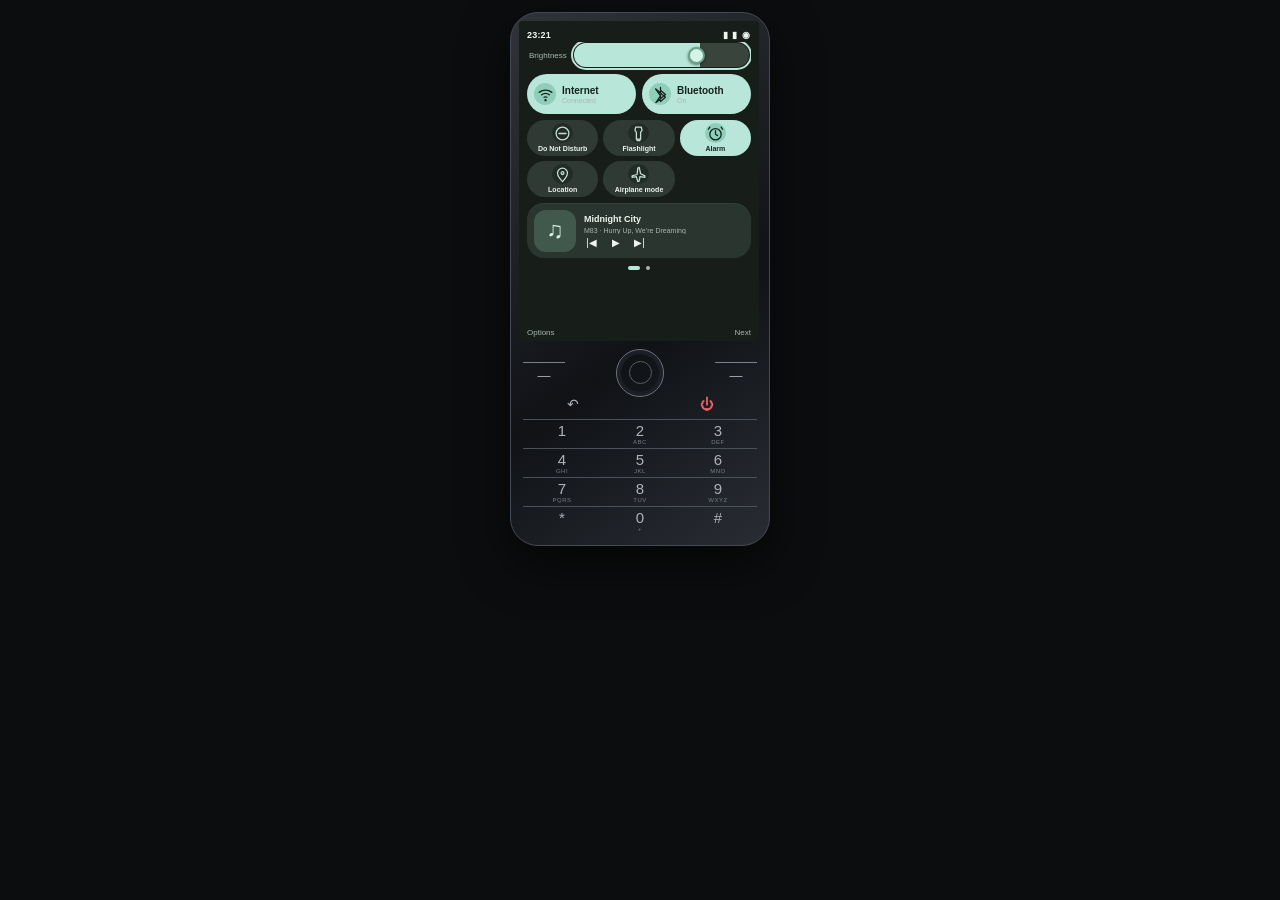
<file: index.html>
<!doctype html>
<html lang="en" data-theme="android17">
<head>
  <meta charset="utf-8">
  <meta name="viewport" content="width=device-width,initial-scale=1,maximum-scale=1,user-scalable=no">
  <meta name="theme-color" content="#151b18">
  <title>QIN S1 Quick Settings</title>
  <link rel="stylesheet" href="src/themes/base.css">
  <link rel="stylesheet" href="src/themes/android17.css">
  <link rel="stylesheet" href="src/themes/oneui8.css">
  <link rel="stylesheet" href="src/themes/nothingos5.css">
</head>
<body class="single-view">
  <main class="device" aria-label="QIN S1 Quick Settings prototype">
    <section class="screen" id="screen" aria-label="Quick Settings" tabindex="-1">
      <header class="status-row"><span>23:21</span><span class="status-icons">▮ ▮ ◉</span></header>
      <div id="qs-root" class="qs-root"></div>
      <footer class="softkey-hints"><span>Options</span><span>Next</span></footer>
    </section>
    <section class="keypad" aria-label="QIN S1 keypad">
      <div class="soft-row"><span class="soft-key">—</span><span class="nav-ring"><i></i></span><span class="soft-key">—</span></div>
      <div class="call-row"><span class="back-key" aria-label="Back">↶</span><span class="end-key" aria-label="End">⏻</span></div>
      <div class="number-grid" aria-hidden="true">
        <span>1<small></small></span><span>2<small>ABC</small></span><span>3<small>DEF</small></span>
        <span>4<small>GHI</small></span><span>5<small>JKL</small></span><span>6<small>MNO</small></span>
        <span>7<small>PQRS</small></span><span>8<small>TUV</small></span><span>9<small>WXYZ</small></span>
        <span>*<small></small></span><span>0<small>+</small></span><span>#<small></small></span>
      </div>
    </section>
  </main>
  <script type="module" src="src/app.js"></script>
</body>
</html>
</file>
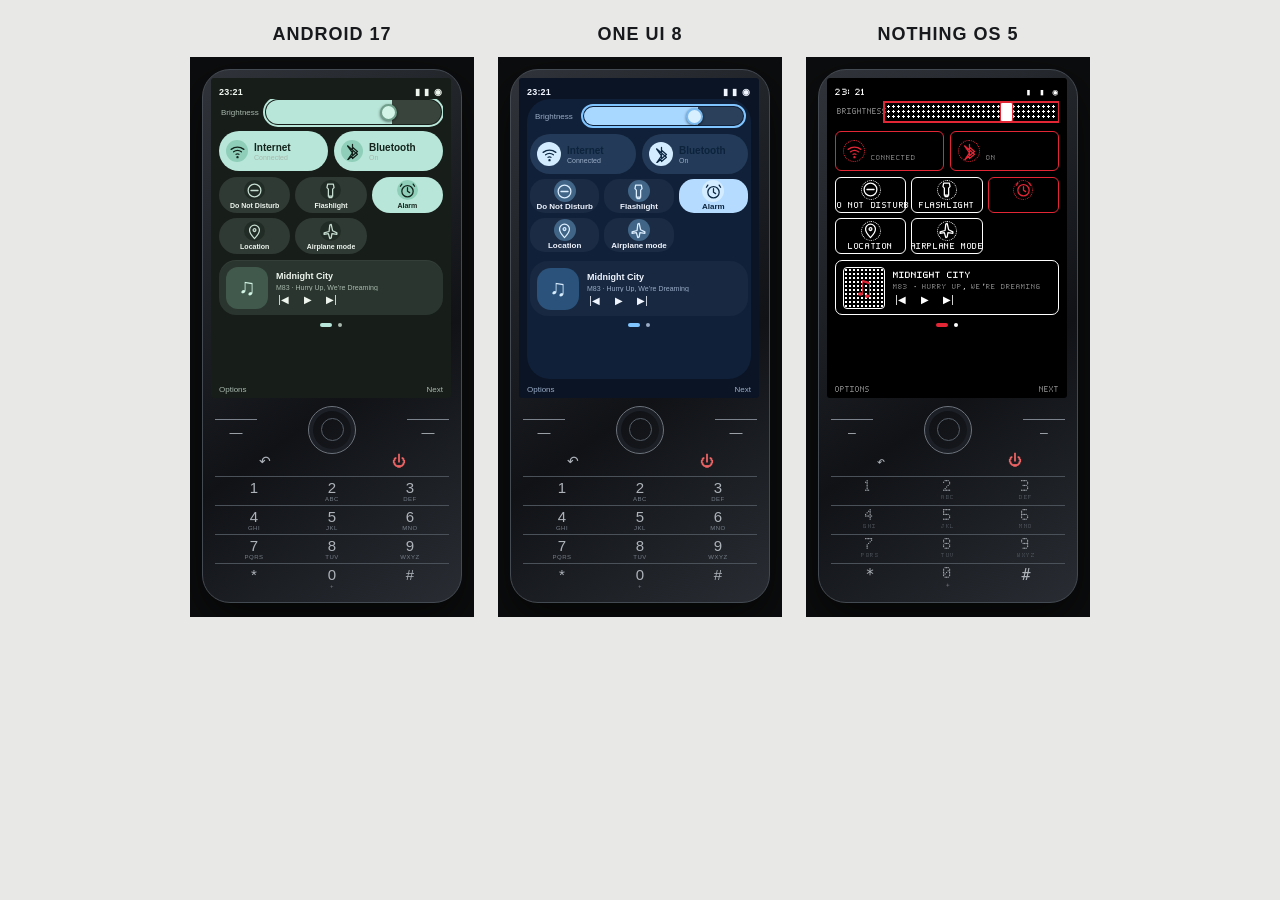
<file: preview.html>
<!doctype html>
<html lang="en"><head><meta charset="utf-8"><meta name="viewport" content="width=device-width,initial-scale=1"><title>QIN S1 · Theme preview</title>
<style>body{margin:0;background:#e8e9e7;color:#17191c;font:600 14px Arial,sans-serif;padding:24px}.preview{display:grid;grid-template-columns:repeat(3,284px);gap:24px;justify-content:center;align-items:start}.unit{text-align:center}.unit h2{font-size:18px;letter-spacing:1px;margin:0 0 12px}.unit iframe{width:284px;height:560px;border:0;display:block;margin:auto;background:transparent;overflow:hidden}@media(max-width:900px){.preview{grid-template-columns:repeat(auto-fit,minmax(284px,1fr))}}</style></head>
<body><main class="preview"><section class="unit"><h2>ANDROID 17</h2><iframe title="Android 17" src="index.html?theme=android17"></iframe></section><section class="unit"><h2>ONE UI 8</h2><iframe title="One UI 8" src="index.html?theme=oneui8"></iframe></section><section class="unit"><h2>NOTHING OS 5</h2><iframe title="Nothing OS 5" src="index.html?theme=nothingos5"></iframe></section></main></body></html>
</file>
<file: src/themes/base.css>
*{box-sizing:border-box}
html,body{margin:0;min-height:100%;background:#0c0d0e;color:var(--text);font-family:Arial,sans-serif}
body{display:grid;place-items:center;padding:12px}
.device{width:260px;padding:8px;border-radius:28px;background:linear-gradient(145deg,#30343a,#101216 60%,#292d33);box-shadow:0 18px 48px #0009;border:1px solid #444a52}
.screen{width:240px;height:320px;overflow:hidden;position:relative;background:var(--bg);color:var(--text);border-radius:3px;display:flex;flex-direction:column;padding:7px 8px 19px}
.status-row{height:14px;flex:0 0 14px;display:flex;justify-content:space-between;align-items:center;font-size:9px;font-weight:700;letter-spacing:.2px}
.status-icons{letter-spacing:1px}
.qs-root{min-height:0;flex:1;overflow:hidden;position:relative}
.qs-page{height:100%;display:flex;flex-direction:column;gap:6px;min-height:0}
.softkey-hints{position:absolute;bottom:4px;left:8px;right:8px;display:flex;justify-content:space-between;font-size:8px;color:var(--muted);pointer-events:none}
.tile{min-width:0;min-height:0;border:0;color:var(--text);background:var(--tile);border-radius:var(--tile-radius);display:flex;align-items:center;justify-content:flex-start;gap:6px;padding:5px 7px;font:inherit;text-align:left;outline:0}
.tile-icon{width:22px;height:22px;flex:0 0 22px;display:grid;place-items:center;border-radius:50%;background:var(--icon-bg);color:var(--icon);font-size:16px;font-weight:700}
.tile-icon svg{width:17px;height:17px}
.tile-copy{min-width:0;display:flex;flex-direction:column;gap:1px}
.tile-copy b{font-size:10px;line-height:1.1;font-weight:700;white-space:nowrap;overflow:hidden;text-overflow:ellipsis}
.tile-copy small{font-size:7px;color:var(--muted);white-space:nowrap}
.wide-tiles{display:grid;grid-template-columns:1fr 1fr;gap:6px;height:40px;flex:0 0 40px}
.tile-wide{height:40px}
.tile-grid{display:grid;grid-template-columns:repeat(3,minmax(0,1fr));grid-template-rows:repeat(2,36px);gap:5px;flex:0 0 77px}
.tile-grid .tile{padding:4px 5px;gap:4px}
.tile-grid .tile-icon{width:20px;height:20px;flex-basis:20px;font-size:14px}
.tile-grid .tile-copy b{font-size:8px}
.tile.is-active{background:var(--tile-active);color:var(--active-text)}
.tile.is-active .tile-icon{background:var(--active-icon-bg);color:var(--active-icon)}
.is-focused{outline:2px solid var(--focus)!important;outline-offset:1px;position:relative;z-index:2}
.slider-wrap{display:flex;align-items:center;gap:7px;min-height:26px;flex:0 0 26px;padding:0 2px}
.slider-label{font-size:8px;color:var(--muted);width:42px;flex:0 0 42px;white-space:nowrap}
.slider-wrap input{width:100%;min-width:0;height:18px;margin:0;appearance:none;background:linear-gradient(90deg,var(--slider-fill) 0 var(--range-value,50%),var(--slider-track) var(--range-value,50%) 100%);border-radius:99px;outline:none}
.slider-wrap input::-webkit-slider-thumb{appearance:none;width:17px;height:17px;border-radius:50%;background:var(--slider-thumb);border:2px solid var(--slider-thumb-border);box-shadow:0 1px 3px #0008}
.slider-wrap input::-moz-range-thumb{width:13px;height:13px;border-radius:50%;background:var(--slider-thumb);border:2px solid var(--slider-thumb-border)}
.media-card{min-height:0;flex:1;display:flex;align-items:center;gap:8px;padding:7px;background:var(--media-bg);border-radius:var(--card-radius);outline:0}
.media-card.is-compact{flex:1;min-height:46px;max-height:55px}
.album-art{width:42px;height:42px;flex:0 0 42px;display:grid;place-items:center;border-radius:var(--art-radius);background:var(--art-bg);color:var(--art-color);font-size:23px;font-weight:700}
.media-info{min-width:0;flex:1;display:flex;flex-direction:column;gap:3px}
.media-info b{font-size:9px;white-space:nowrap;overflow:hidden;text-overflow:ellipsis}
.media-info small{font-size:7px;color:var(--muted);white-space:nowrap;overflow:hidden;text-overflow:ellipsis}
.media-controls{display:flex;gap:9px;align-items:center}
.media-controls button{padding:0;border:0;background:none;color:var(--text);font-size:10px;min-width:15px}
.page-dots{height:8px;flex:0 0 8px;display:flex;justify-content:center;align-items:center;gap:6px}
.page-dots i{width:4px;height:4px;border-radius:50%;background:var(--muted)}
.page-dots i.is-current{width:12px;border-radius:6px;background:var(--focus)}
.notifications-row{padding:7px 8px;background:var(--media-bg);border-radius:var(--card-radius);display:flex;flex-direction:column;gap:7px;outline:0}
.notifications-row>b{font-size:9px;letter-spacing:.5px}
.notification-icons{display:flex;justify-content:space-between}
.notification-icons i{width:23px;height:23px;border-radius:50%;display:grid;place-items:center;background:var(--icon-bg);color:var(--icon);font-style:normal;font-size:10px}
.page-1 .media-card{flex:0 0 92px}
.page-1 .slider-wrap{flex:0 0 30px}
.page-1 .page-dots{margin-top:auto}
.keypad{padding:8px 4px 2px;color:#aeb3ba}
.soft-row{height:47px;display:flex;align-items:center;justify-content:space-between}
.soft-key{width:42px;text-align:center;border-top:1px solid #7b828b;padding-top:5px;font-size:13px}
.nav-ring{width:48px;height:48px;border:1px solid #6e747d;border-radius:50%;display:grid;place-items:center;box-shadow:inset 0 0 0 4px #1c2026}
.nav-ring i{width:23px;height:23px;border:1px solid #555d67;border-radius:50%}
.call-row{height:23px;display:flex;justify-content:space-between;padding:0 35px;font-size:14px}
.back-key,.end-key{width:30px;text-align:center}
.end-key{color:#ef6464}
.number-grid{display:grid;grid-template-columns:repeat(3,1fr);text-align:center}
.number-grid>span{height:29px;border-top:1px solid #4b5159;padding-top:2px;font-size:15px}
.number-grid small{display:block;font-size:6px;color:#777f89;letter-spacing:.5px}
@media(max-height:500px){body{padding:4px}.device{transform:scale(.88);transform-origin:center}}
</file>
<file: src/themes/android17.css>
html[data-theme="android17"]{--bg:#171d19;--text:#eef5ef;--muted:#a8b8ae;--tile:#303a34;--tile-active:#b8e6d8;--active-text:#14231c;--icon-bg:#222c26;--icon:#c6ded2;--active-icon-bg:#8fcfba;--active-icon:#13231c;--focus:#b8e6d8;--slider-fill:#b8e6d8;--slider-track:#38443c;--slider-thumb:#d2f5e8;--slider-thumb-border:#709f8b;--media-bg:#29352e;--card-radius:17px;--tile-radius:24px;--art-radius:12px;--art-bg:#41594d;--art-color:#d3f5e6}
html[data-theme="android17"] .slider-wrap:not(.is-vertical) input{height:24px;border-radius:99px}
html[data-theme="android17"] .slider-wrap:not(.is-vertical) .slider-label{width:38px;flex-basis:38px}
html[data-theme="android17"] .tile-grid .tile{border-radius:50px;justify-content:center;flex-direction:column;gap:2px;padding:2px}
html[data-theme="android17"] .tile-grid .tile-icon{width:21px;height:21px}
html[data-theme="android17"] .tile-grid .tile-copy b{font-size:7px}
html[data-theme="android17"] .media-card{box-shadow:inset 0 1px #ffffff0c}
</file>
<file: src/themes/oneui8.css>
html[data-theme="oneui8"]{--bg:#0b1424;--text:#f0f5ff;--muted:#9aacc7;--tile:#1a2b43;--tile-active:#b5dcff;--active-text:#0d233c;--icon-bg:#2d4868;--icon:#dceeff;--active-icon-bg:#8fc9ff;--active-icon:#0c2945;--focus:#80c5ff;--slider-fill:#a8d7ff;--slider-track:#2b405a;--slider-thumb:#d7efff;--slider-thumb-border:#79b9f0;--media-bg:#172840;--card-radius:20px;--tile-radius:15px;--art-radius:14px;--art-bg:#2a527a;--art-color:#d8edff}
html[data-theme="oneui8"] .qs-page{padding:4px 3px 2px;background:#102039;border-radius:23px;gap:5px}
html[data-theme="oneui8"] .wide-tiles .tile{border-radius:24px;background:#233b58}
html[data-theme="oneui8"] .tile-icon{width:24px;height:24px;flex-basis:24px;border-radius:50%;background:#416587}
html[data-theme="oneui8"] .tile.is-active .tile-icon{background:#d4ecff}
html[data-theme="oneui8"] .tile-grid{grid-template-rows:repeat(2,34px);gap:5px}
html[data-theme="oneui8"] .tile-grid .tile{justify-content:center;flex-direction:column;gap:1px;padding:2px}
html[data-theme="oneui8"] .tile-grid .tile-icon{width:22px;height:22px;flex-basis:22px}
html[data-theme="oneui8"] .slider-wrap{padding:0 5px}
html[data-theme="oneui8"] .media-card{border-radius:18px}
</file>
<file: src/themes/nothingos5.css>
@font-face{font-family:QinDot;src:url("[data-uri]") format("woff2");font-display:swap}
html[data-theme="nothingos5"]{--bg:#000;--text:#fff;--muted:#fff;--tile:#000;--tile-active:#fff;--active-text:#000;--icon-bg:#000;--icon:#fff;--active-icon-bg:#000;--active-icon:#fff;--focus:#e32636;--slider-fill:#e32636;--slider-track:#000;--slider-thumb:#fff;--slider-thumb-border:#e32636;--media-bg:#000;--card-radius:10px;--tile-radius:8px;--art-radius:4px;--art-bg:#000;--art-color:#e32636;font-family:QinDot,monospace}
html[data-theme="nothingos5"] body,html[data-theme="nothingos5"] .screen,html[data-theme="nothingos5"] .qs-root{font-family:QinDot,monospace}
html[data-theme="nothingos5"] .status-row,html[data-theme="nothingos5"] .tile-copy b,html[data-theme="nothingos5"] .notifications-row>b{letter-spacing:.6px;font-weight:700}
html[data-theme="nothingos5"] .tile{border:1px solid #fff;background:#000}
html[data-theme="nothingos5"] .tile-icon{border:1px dotted #fff;background:#000;border-radius:50%;font-family:monospace}
html[data-theme="nothingos5"] .tile.is-active{border-color:#e32636;background:#000}
html[data-theme="nothingos5"] .tile.is-active .tile-icon{color:#e32636;border-color:#e32636}
html[data-theme="nothingos5"] .wide-tiles .tile{border-radius:6px}
html[data-theme="nothingos5"] .tile-grid .tile{flex-direction:column;justify-content:center;gap:2px;border-radius:6px}
html[data-theme="nothingos5"] .tile-grid .tile-icon{width:20px;height:20px;flex-basis:20px;border-radius:50%;font-size:13px}
html[data-theme="nothingos5"] .media-card{border:1px solid #fff;border-radius:7px}
html[data-theme="nothingos5"] .album-art{background-color:#000;background-image:radial-gradient(#fff 1px,transparent 1px);background-size:4px 4px;border:1px solid #fff}
html[data-theme="nothingos5"] .media-info b,html[data-theme="nothingos5"] .notifications-row>b{font-family:QinDot,monospace}
html[data-theme="nothingos5"] .slider-wrap input{height:16px;background:radial-gradient(circle,#fff 1px,transparent 1.4px) 0 0/5px 5px,#000;border-radius:0}
html[data-theme="nothingos5"] .slider-wrap input::-webkit-slider-thumb{width:13px;height:20px;border-radius:2px;background:#fff;border:1px solid #e32636}
html[data-theme="nothingos5"] .notifications-row{border:1px solid #fff;border-radius:7px}
html[data-theme="nothingos5"] .notification-icons i{background:#000;border:1px solid #fff;color:#fff}
html[data-theme="nothingos5"] .notification-icons i:first-child{color:#e32636;border-color:#e32636}
html[data-theme="nothingos5"] .page-1{display:grid;grid-template-columns:1fr 1fr;grid-template-rows:92px 1fr 58px 8px;gap:6px}
html[data-theme="nothingos5"] .page-1 .media-card{grid-column:1 / -1;min-height:0}
html[data-theme="nothingos5"] .page-1 .slider-wrap{height:100%;min-height:0;flex:1;flex-direction:column;justify-content:center;gap:5px;padding:4px 0}
html[data-theme="nothingos5"] .page-1 .slider-label{width:auto;flex:0 0 auto;font-size:7px}
html[data-theme="nothingos5"] .page-1 .slider-wrap input{width:104px;height:17px;transform:rotate(-90deg);transform-origin:center;flex:0 0 104px;background:radial-gradient(circle,#fff 1px,transparent 1.4px) 0 0/5px 5px,#000}
html[data-theme="nothingos5"] .page-1 .notifications-row{grid-column:1 / -1}
</file>
